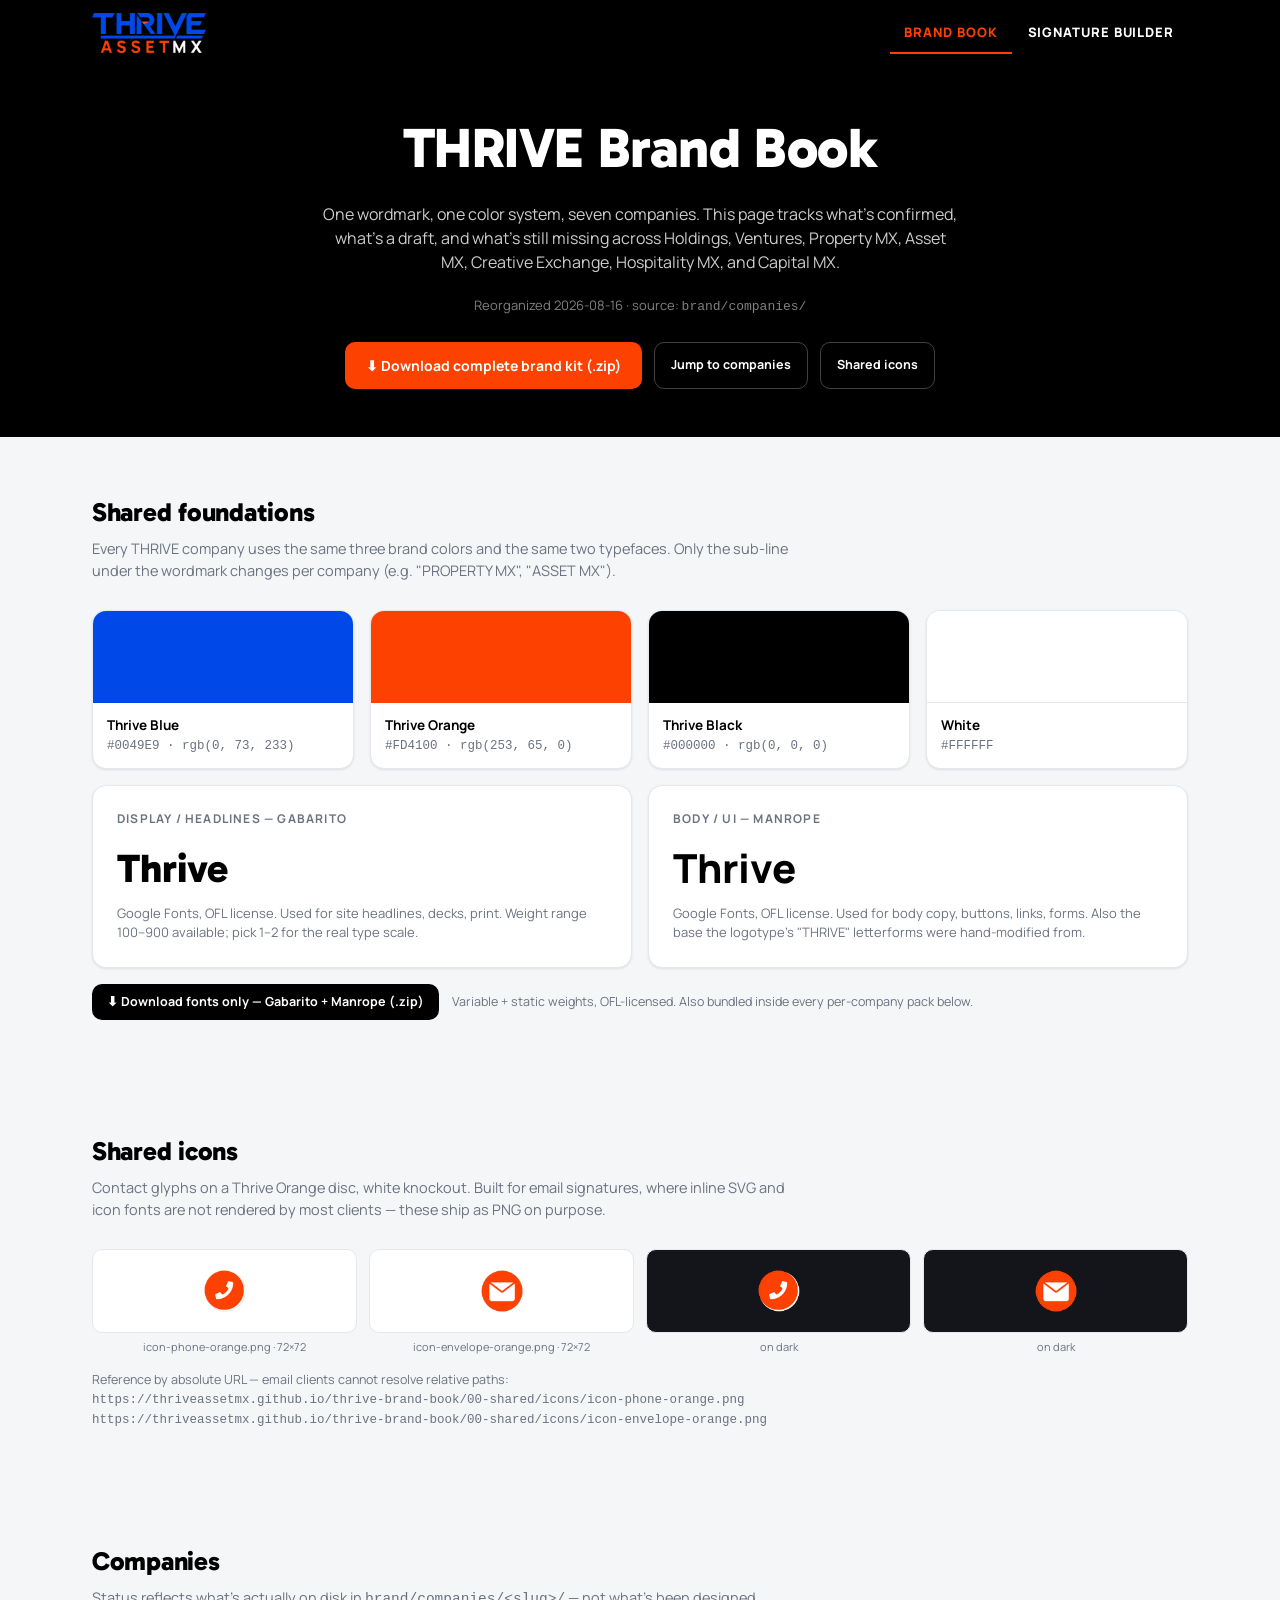
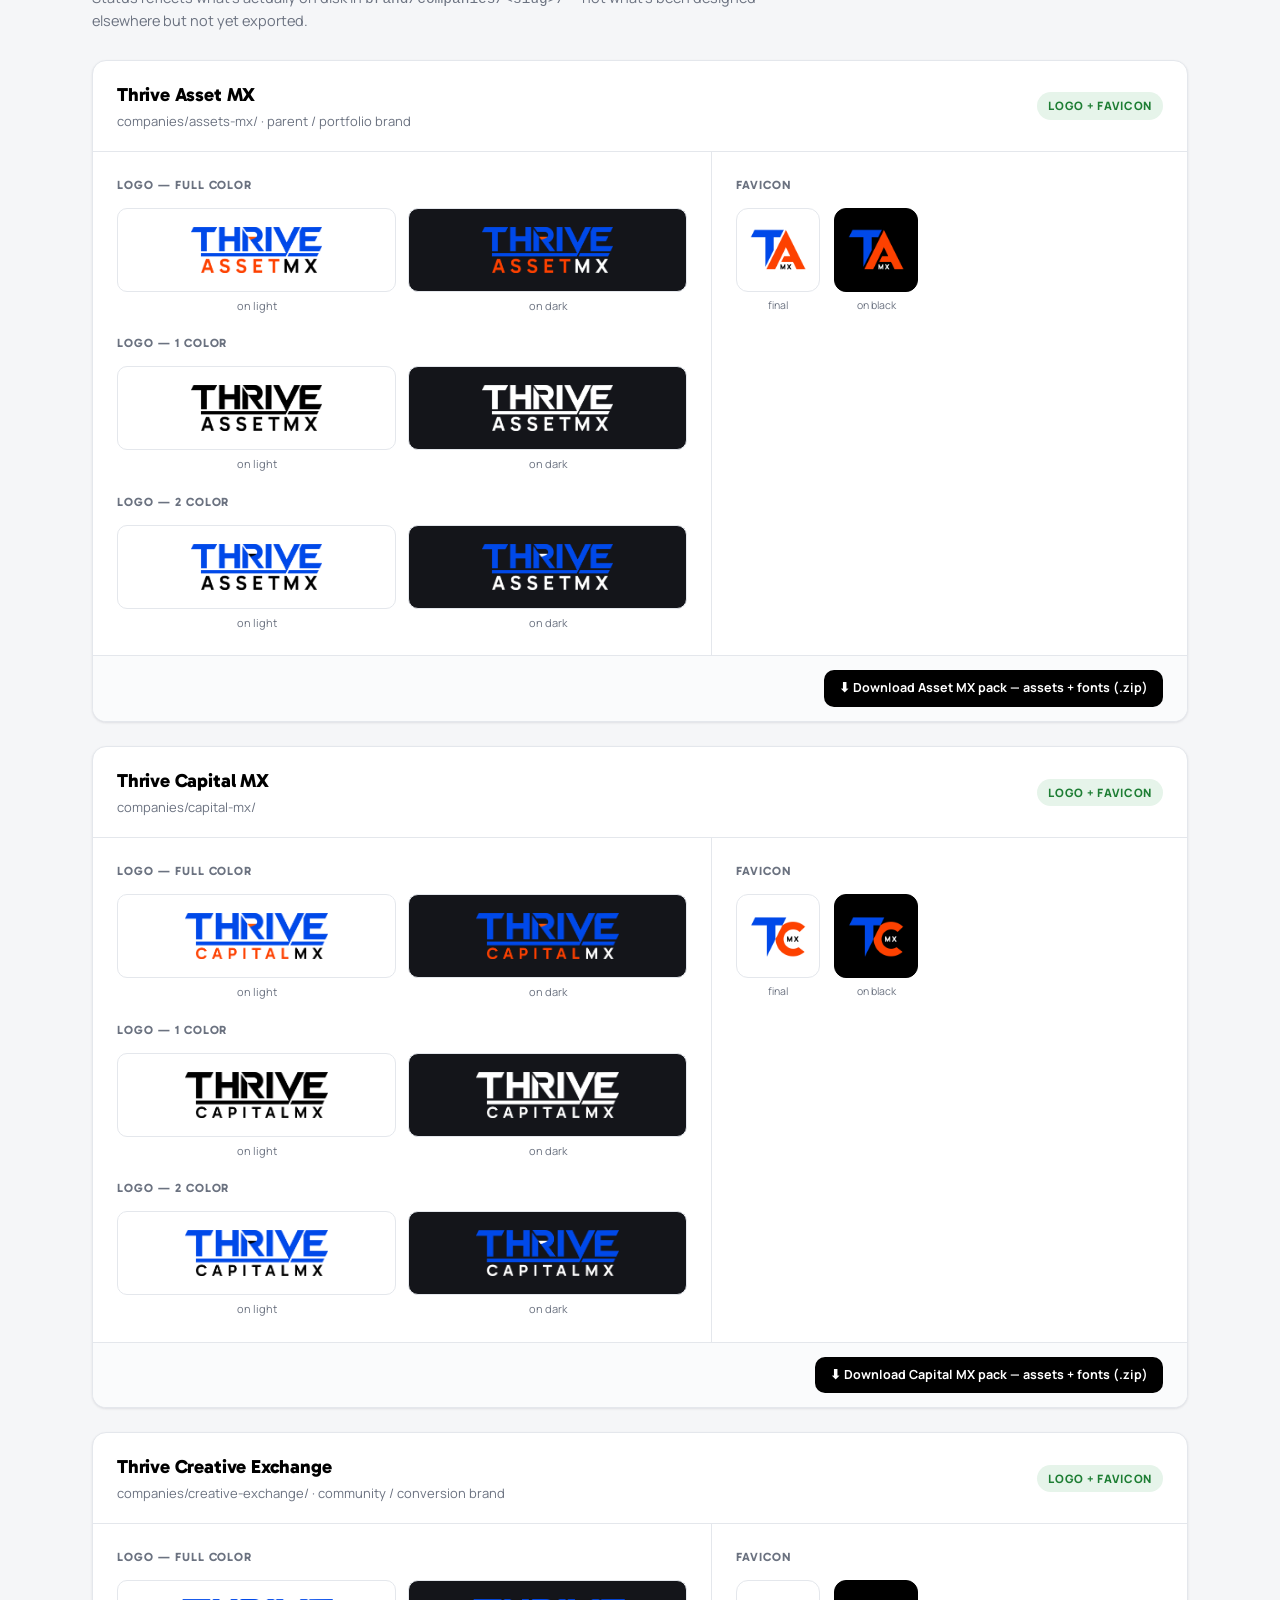
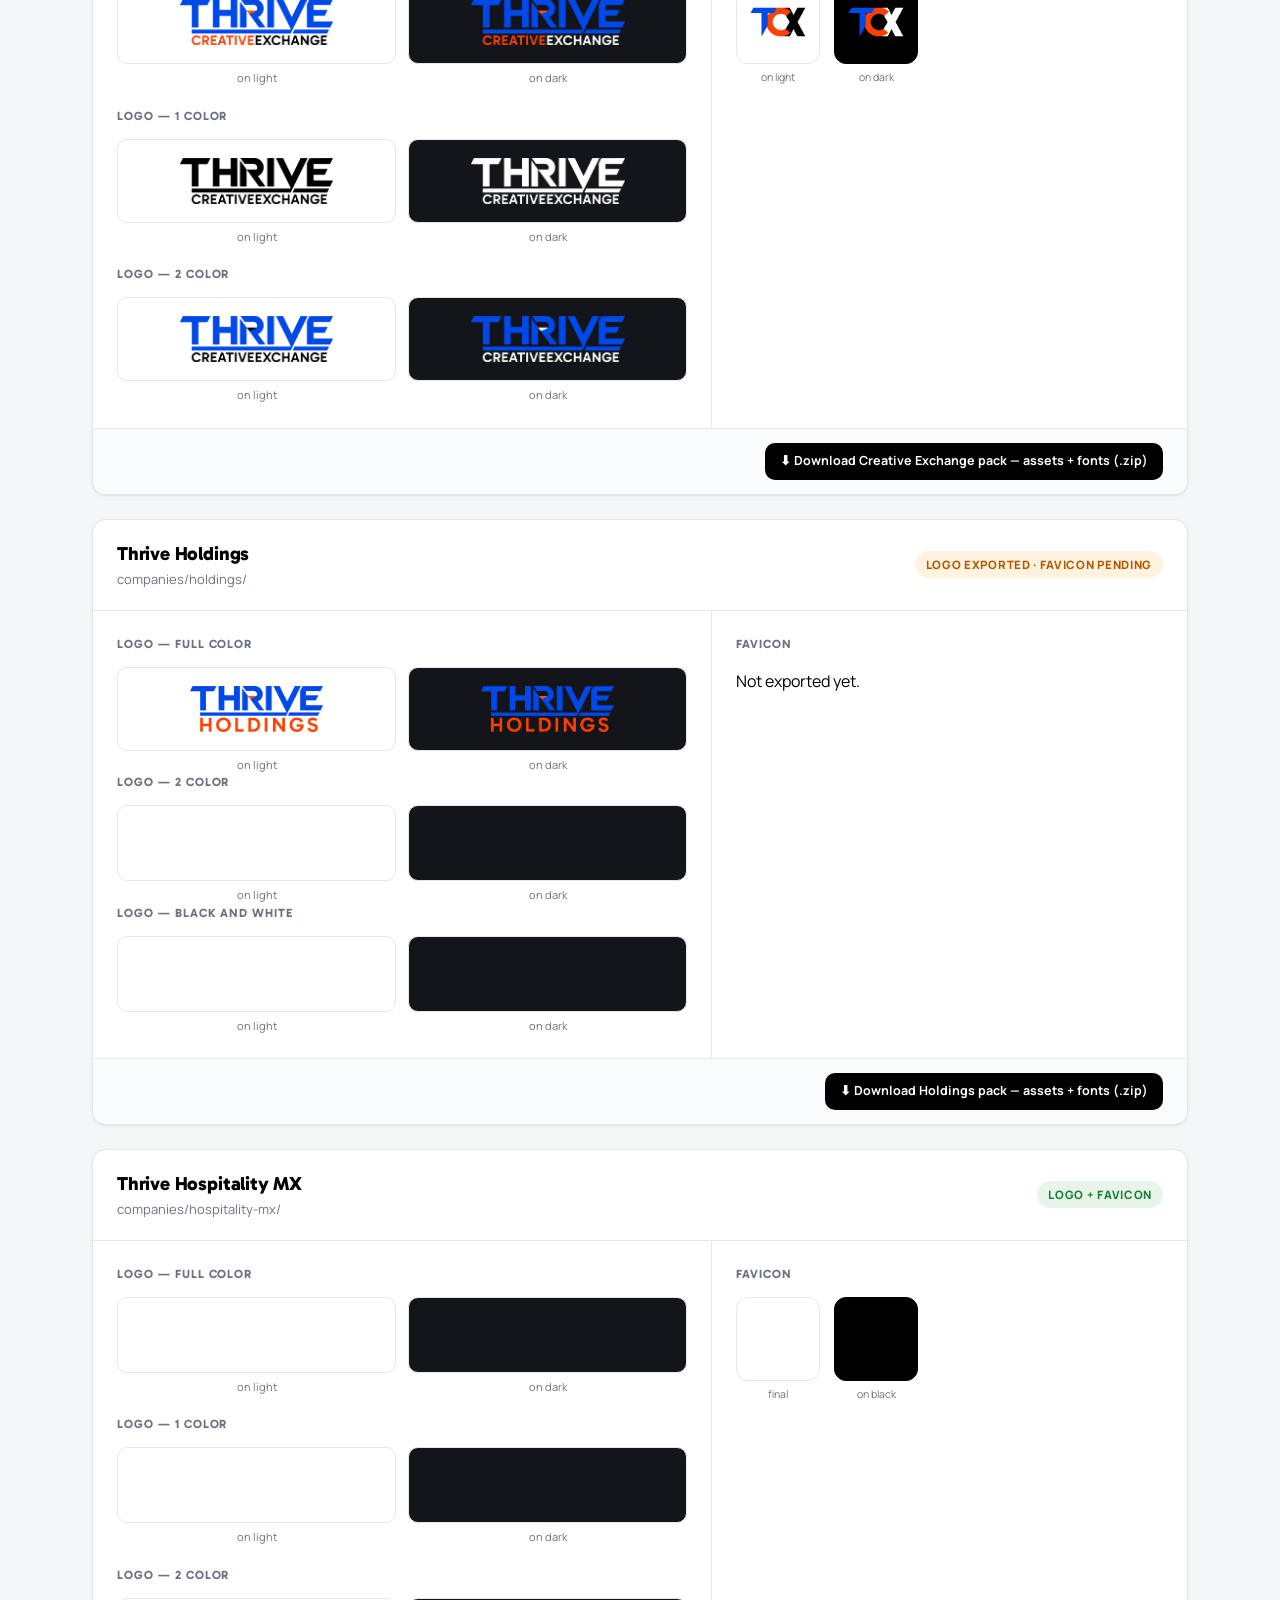
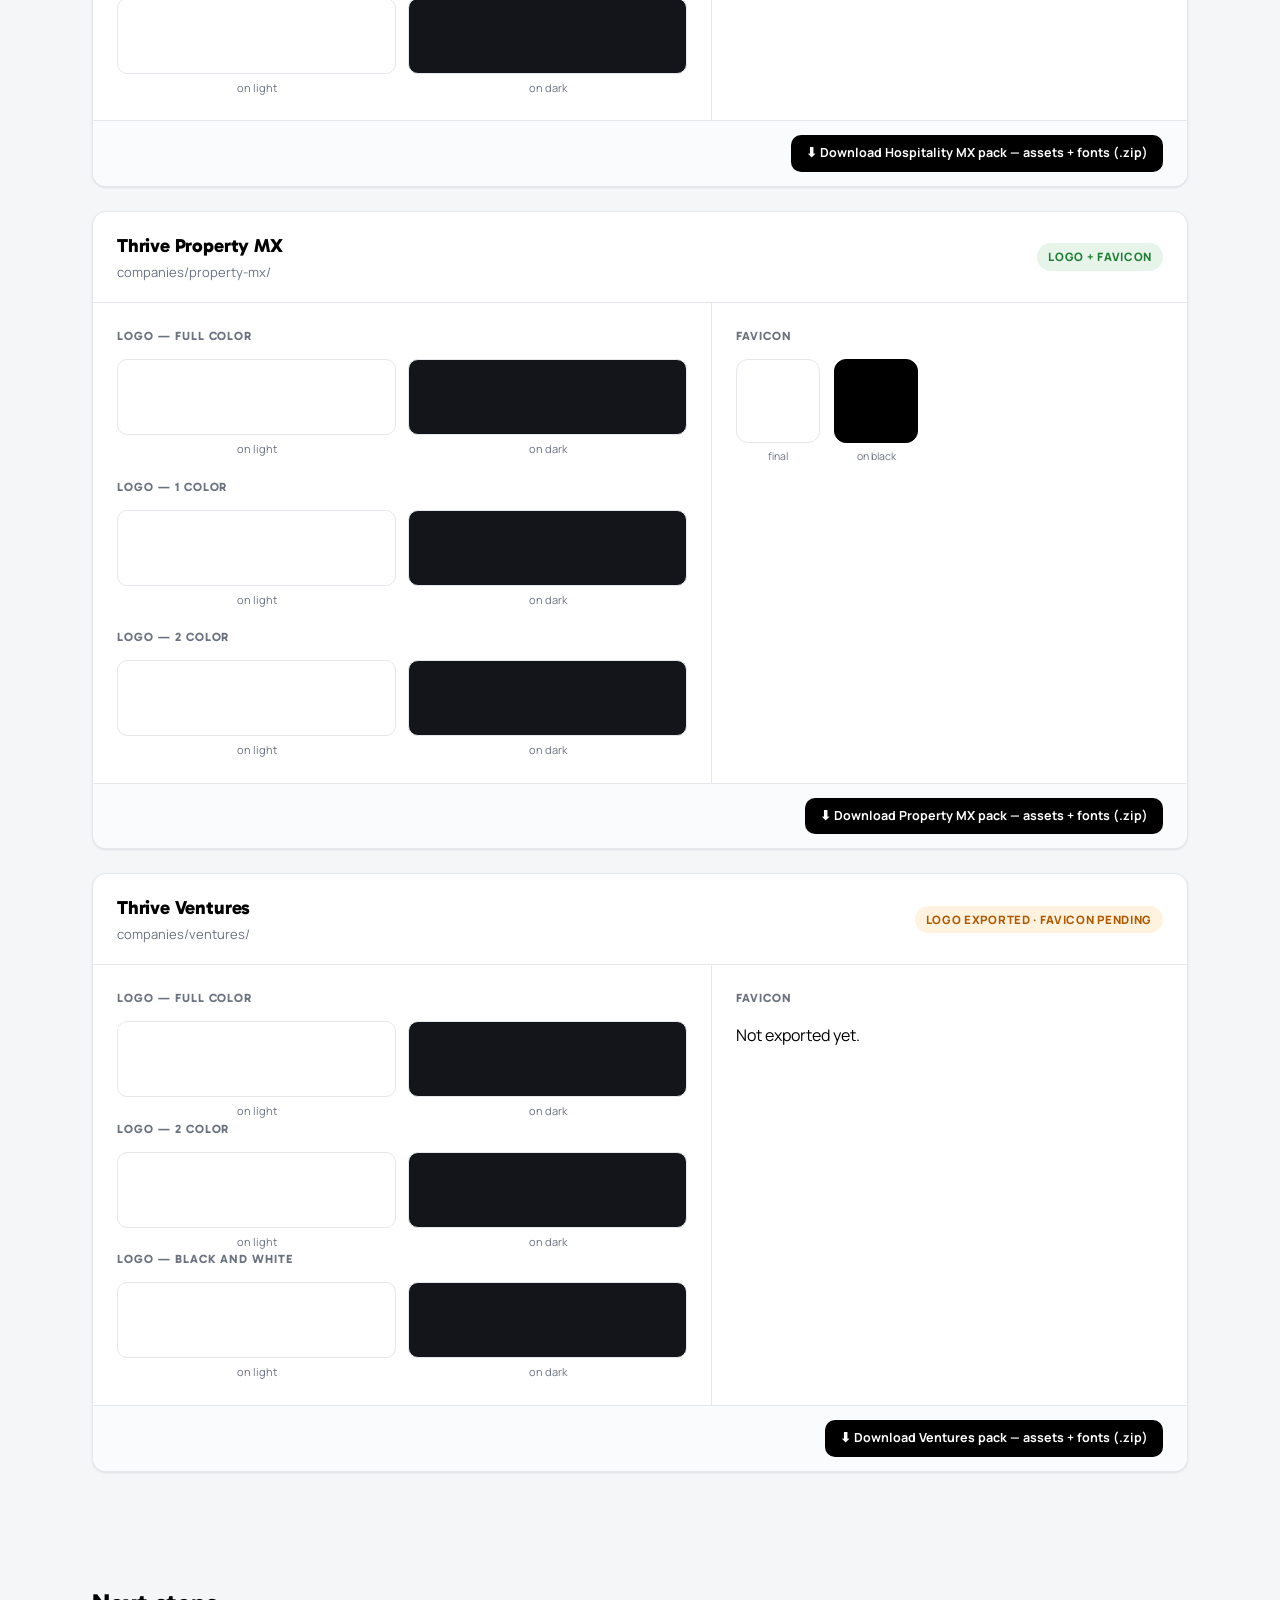
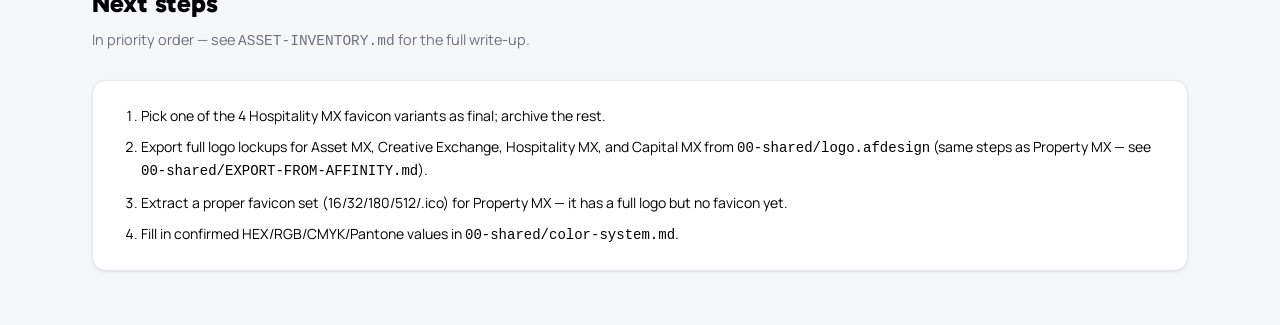
<file: index.html>
<!doctype html>
<html lang="en">
<head>
<meta charset="UTF-8">
<meta http-equiv="refresh" content="0; url=site/index.html">
<title>THRIVE Brand Book</title>
<link rel="canonical" href="site/index.html">
</head>
<body>
<p>Redirecting to the <a href="site/index.html">THRIVE Brand Book</a>…</p>
</body>
</html>
</file>
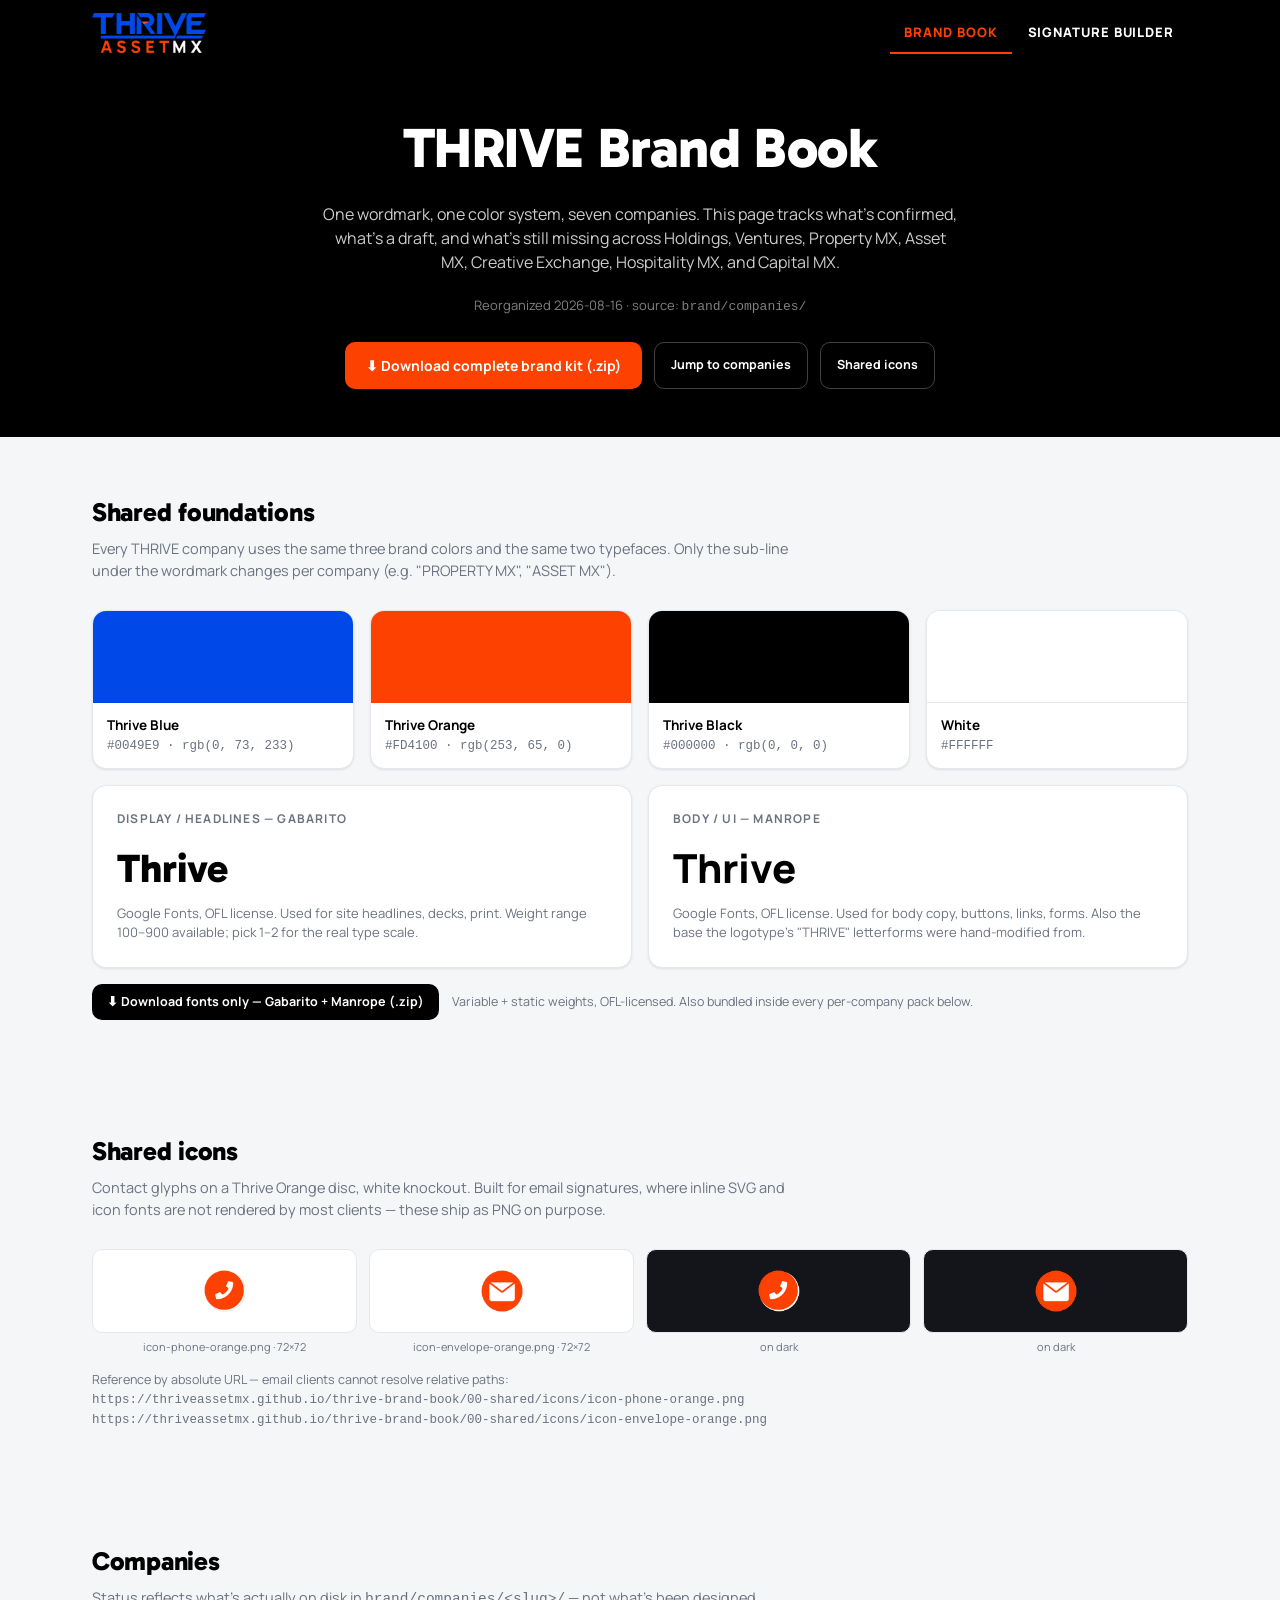
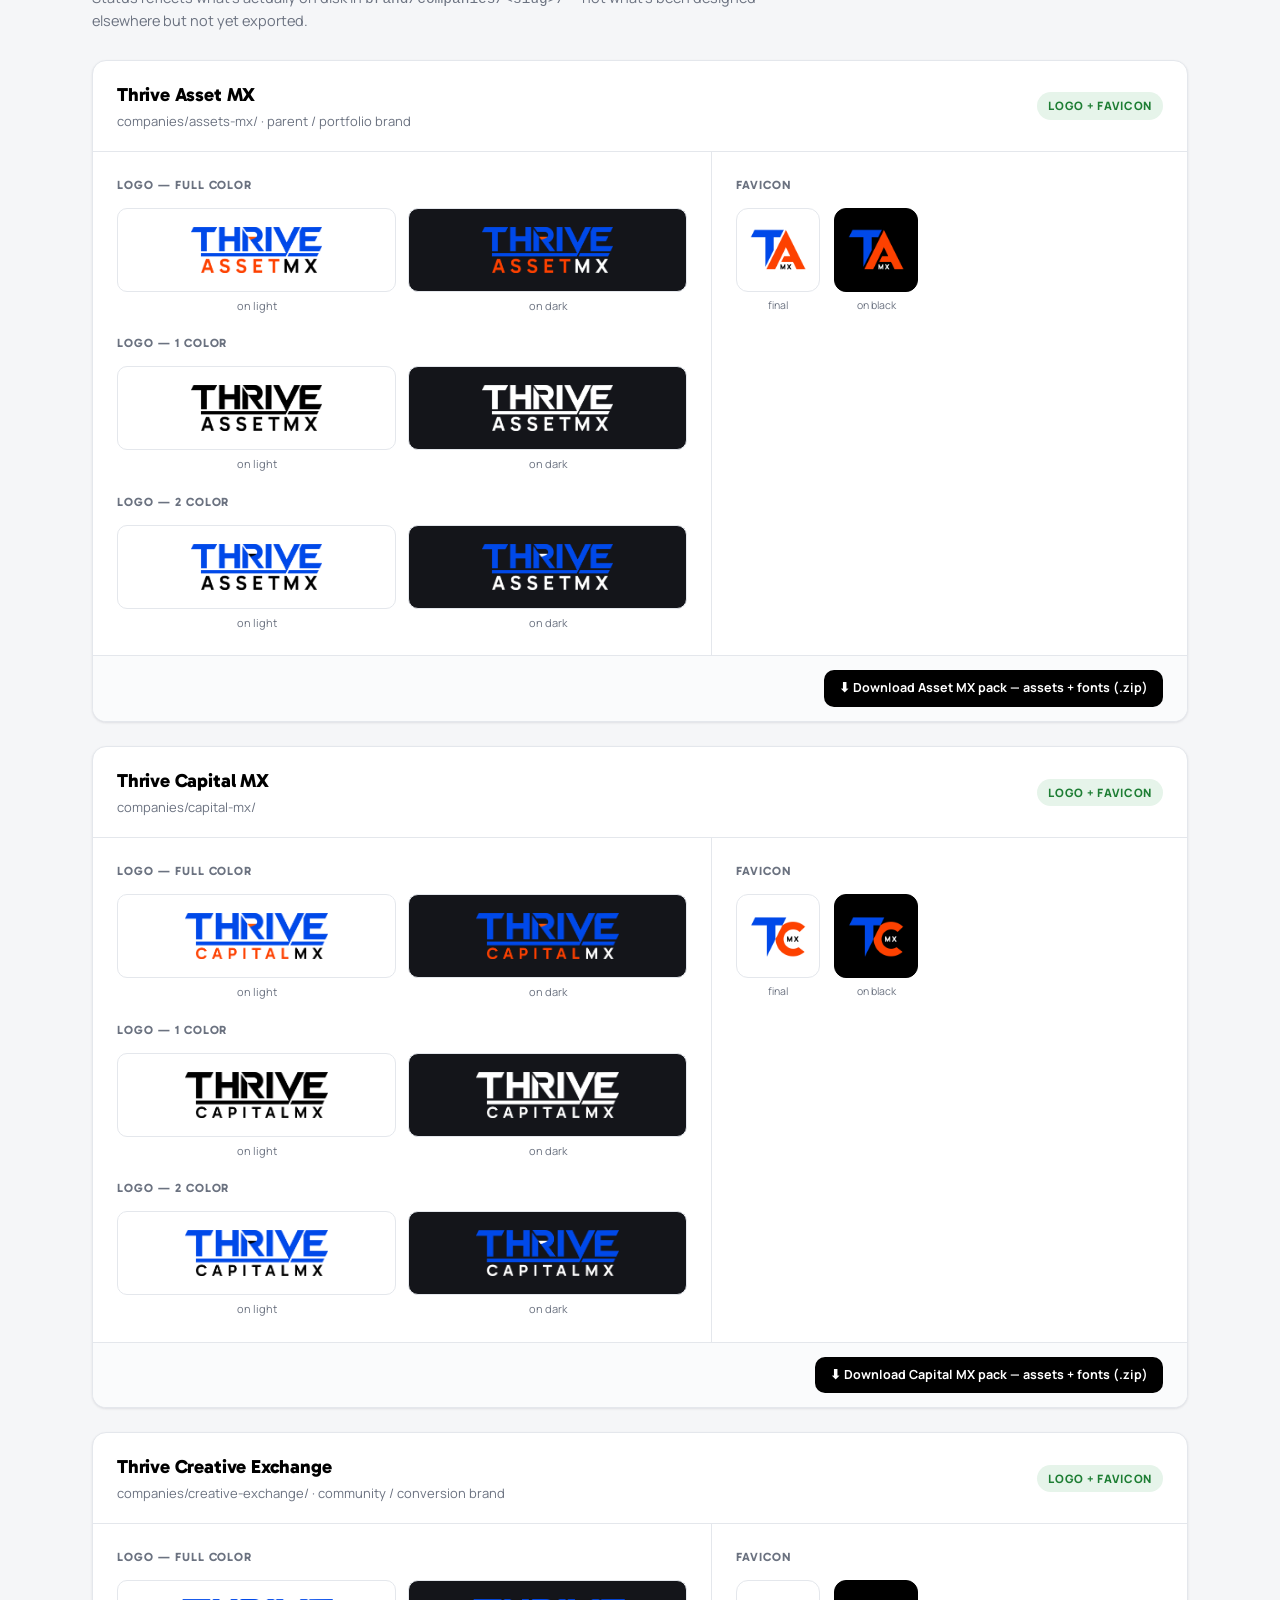
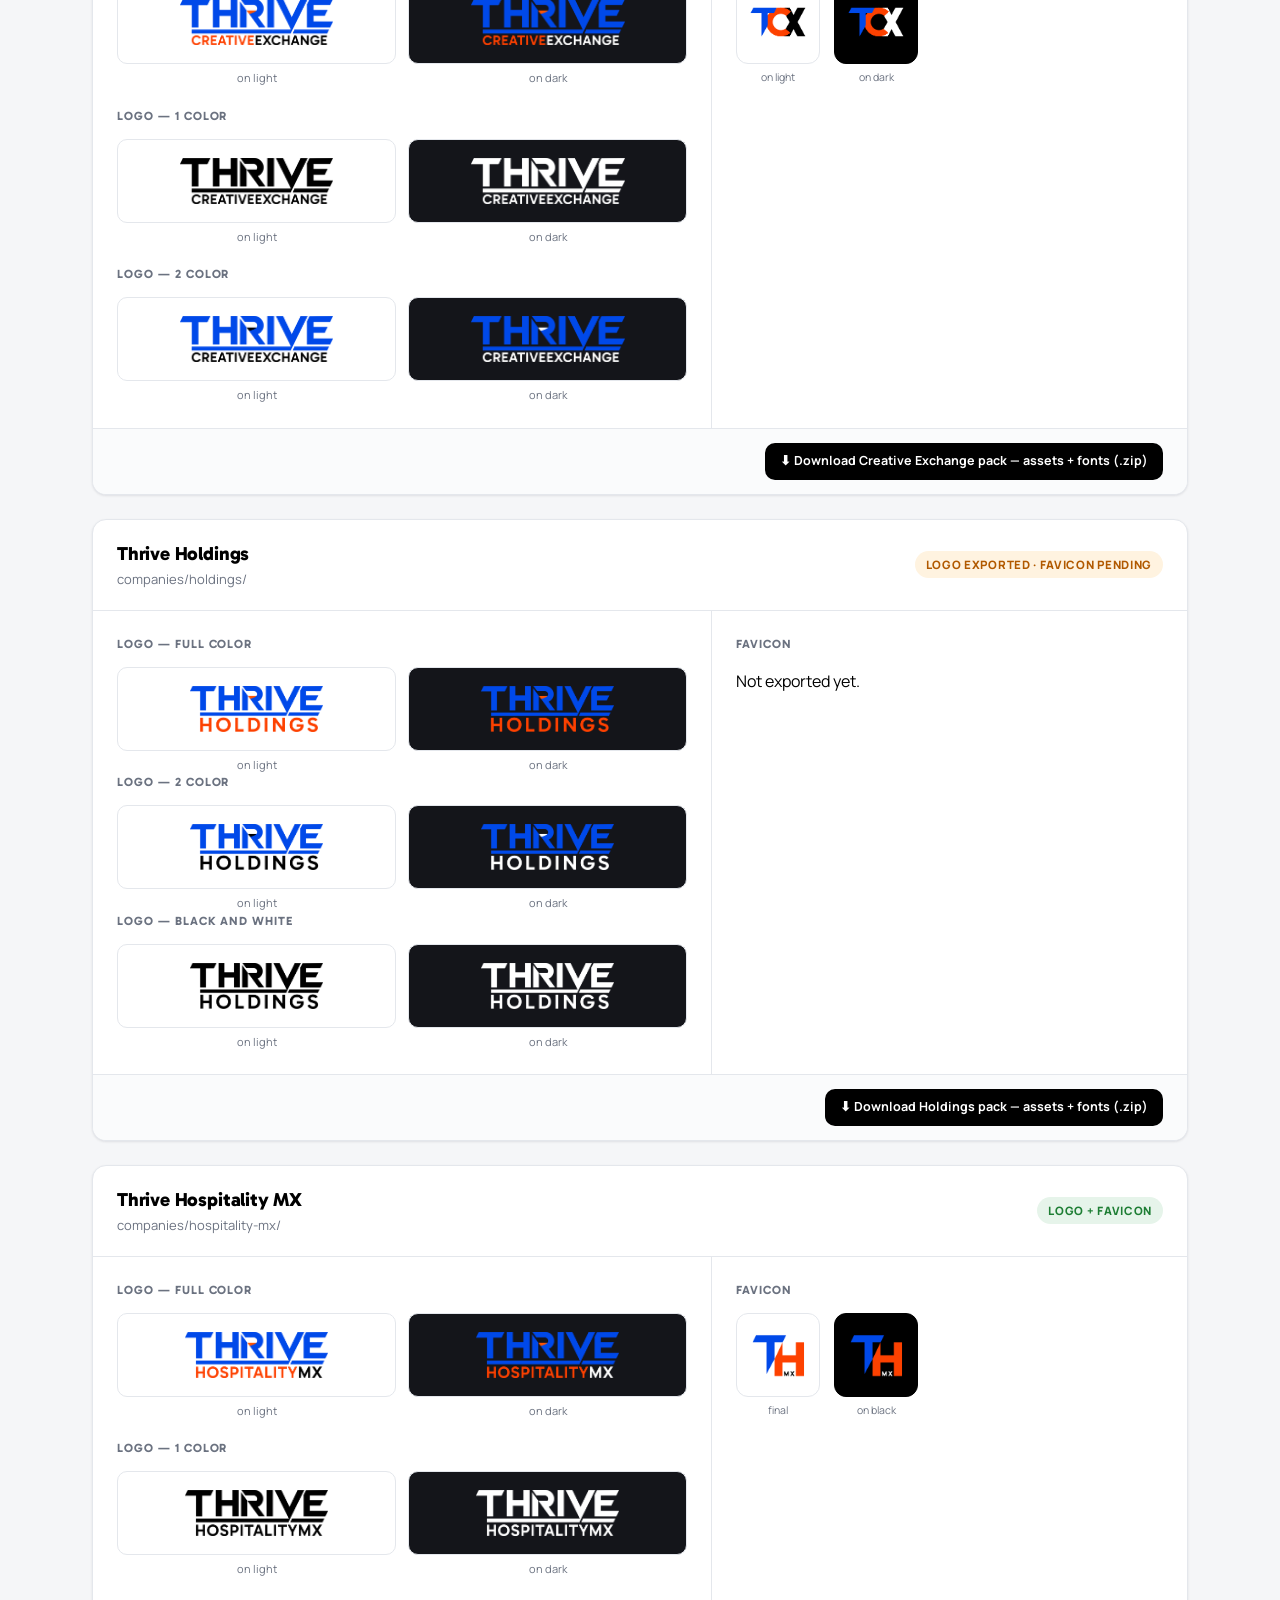
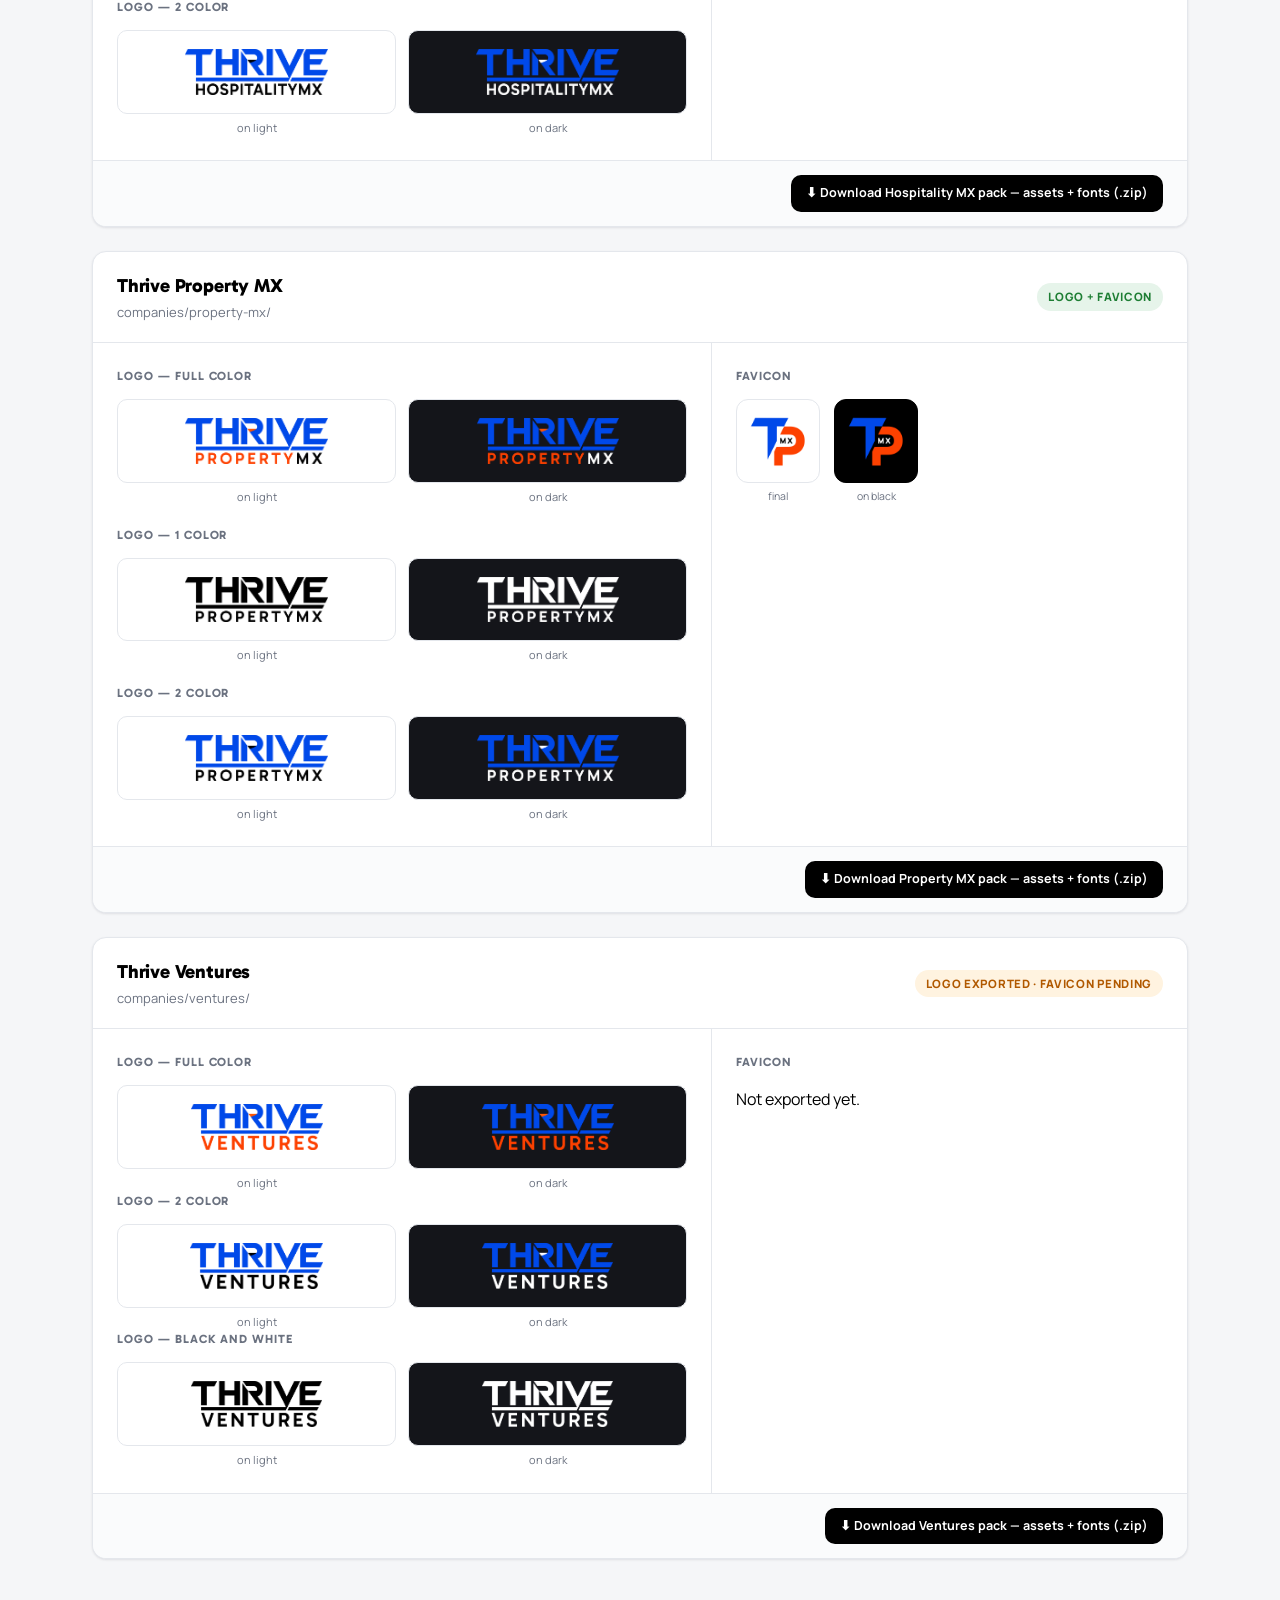
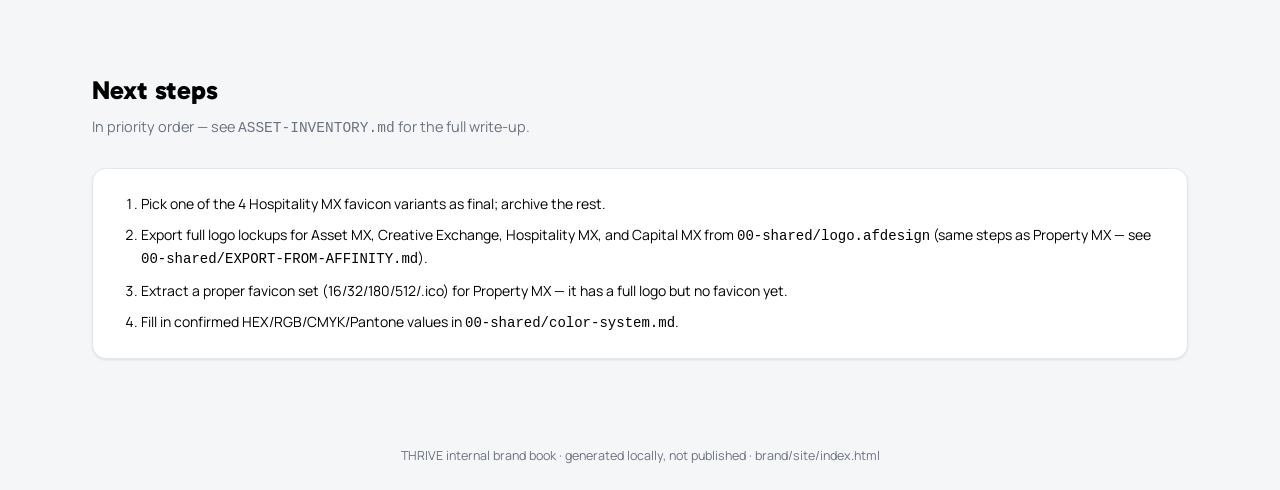
<file: site/index.html>
<!doctype html>
<html lang="en">
<head>
<meta charset="UTF-8">
<title>THRIVE Brand Book</title>
<meta name="viewport" content="width=device-width, initial-scale=1">
<link rel="preconnect" href="https://fonts.googleapis.com">
<link rel="preconnect" href="https://fonts.gstatic.com" crossorigin>
<link href="https://fonts.googleapis.com/css2?family=Gabarito:wght@500;700;800&family=Manrope:wght@400;600;700;800&display=swap" rel="stylesheet">
<!-- ?v= is a cache buster. Browsers cache styles.css aggressively on GitHub
     Pages, so after a style change they can load new HTML against the old
     stylesheet — which shows up as an unstyled header. Bump this number
     whenever styles.css changes. -->
<link rel="stylesheet" href="styles.css?v=2">
<link rel="icon" href="../companies/assets-mx/favicon/assetmx-favicon.png">
</head>
<body>

<header class="sitehead">
  <div class="shrow">
    <img class="logo-img" src="../companies/assets-mx/logo/png/assetmx-logo-full-color-darkbg.png" alt="Thrive Asset MX">
    <nav class="sitenav" aria-label="Tools">
      <a href="https://thriveassetmx.github.io/thrive-brand-book/" aria-current="page">Brand Book</a>
      <a href="https://thriveassetmx.github.io/thrive-email-signatures/">Signature Builder</a>
    </nav>
  </div>
</header>

<header class="hero">
  <h1>THRIVE Brand Book</h1>
  <p>One wordmark, one color system, seven companies. This page tracks what's confirmed, what's a
     draft, and what's still missing across Holdings, Ventures, Property MX, Asset MX,
     Creative Exchange, Hospitality MX, and Capital MX.</p>
  <div class="meta">Reorganized 2026‑08‑16 · source: <code>brand/companies/</code></div>
  <div class="hero-actions">
    <a class="btn btn-primary" href="../downloads/thrive-brand-kit-complete.zip" download>⬇ Download complete brand kit (.zip)</a>
    <a class="btn btn-secondary" href="#companies">Jump to companies</a>
    <a class="btn btn-secondary" href="#icons">Shared icons</a>
  </div>
</header>

<section class="section" id="foundations">
  <div class="section-head">
    <h2>Shared foundations</h2>
    <p>Every THRIVE company uses the same three brand colors and the same two typefaces. Only the
       sub-line under the wordmark changes per company (e.g. "PROPERTY MX", "ASSET MX").</p>
  </div>

  <div class="foundation-grid">
    <div class="swatch">
      <div class="chip" style="background:#0049E9"></div>
      <div class="info">
        <div class="name">Thrive Blue</div>
        <div class="hex">#0049E9 · rgb(0, 73, 233)</div>
      </div>
    </div>
    <div class="swatch">
      <div class="chip" style="background:#FD4100"></div>
      <div class="info">
        <div class="name">Thrive Orange</div>
        <div class="hex">#FD4100 · rgb(253, 65, 0)</div>
      </div>
    </div>
    <div class="swatch">
      <div class="chip" style="background:#000000"></div>
      <div class="info">
        <div class="name">Thrive Black</div>
        <div class="hex">#000000 · rgb(0, 0, 0)</div>
      </div>
    </div>
    <div class="swatch">
      <div class="chip" style="background:#FFFFFF;border-bottom:1px solid var(--border)"></div>
      <div class="info">
        <div class="name">White</div>
        <div class="hex">#FFFFFF</div>
      </div>
    </div>
  </div>

  <div class="type-grid">
    <div class="type-card">
      <div class="role">Display / headlines — Gabarito</div>
      <div class="sample display">Thrive</div>
      <div class="detail">Google Fonts, OFL license. Used for site headlines, decks, print. Weight
        range 100–900 available; pick 1–2 for the real type scale.</div>
    </div>
    <div class="type-card">
      <div class="role">Body / UI — Manrope</div>
      <div class="sample body">Thrive</div>
      <div class="detail">Google Fonts, OFL license. Used for body copy, buttons, links, forms.
        Also the base the logotype's "THRIVE" letterforms were hand-modified from.</div>
    </div>
  </div>

  <div style="margin-top:16px">
    <a class="btn btn-small" href="../downloads/thrive-fonts.zip" download>⬇ Download fonts only — Gabarito + Manrope (.zip)</a>
    <span style="font-size:12.5px;color:var(--text-muted);margin-left:10px">Variable + static weights, OFL-licensed. Also bundled inside every per-company pack below.</span>
  </div>
</section>

<section class="section" id="icons">
  <div class="section-head">
    <h2>Shared icons</h2>
    <p>Contact glyphs on a Thrive Orange disc, white knockout. Built for email signatures,
       where inline SVG and icon fonts are not rendered by most clients — these ship as PNG
       on purpose.</p>
  </div>

  <div class="logo-preview-row">
    <div class="logo-tile-wrap">
      <div class="logo-tile light"><img src="../00-shared/icons/icon-phone-orange.png" alt="Phone icon"></div>
      <div class="tile-caption">icon-phone-orange.png · 72&times;72</div>
    </div>
    <div class="logo-tile-wrap">
      <div class="logo-tile light"><img src="../00-shared/icons/icon-envelope-orange.png" alt="Envelope icon"></div>
      <div class="tile-caption">icon-envelope-orange.png · 72&times;72</div>
    </div>
    <div class="logo-tile-wrap">
      <div class="logo-tile dark"><img src="../00-shared/icons/icon-phone-orange.png" alt="Phone icon on dark"></div>
      <div class="tile-caption">on dark</div>
    </div>
    <div class="logo-tile-wrap">
      <div class="logo-tile dark"><img src="../00-shared/icons/icon-envelope-orange.png" alt="Envelope icon on dark"></div>
      <div class="tile-caption">on dark</div>
    </div>
  </div>

  <div style="margin-top:16px;font-size:12.5px;color:var(--text-muted)">
    Reference by absolute URL — email clients cannot resolve relative paths:<br>
    <code>https://thriveassetmx.github.io/thrive-brand-book/00-shared/icons/icon-phone-orange.png</code><br>
    <code>https://thriveassetmx.github.io/thrive-brand-book/00-shared/icons/icon-envelope-orange.png</code>
  </div>
</section>

<section class="section" id="companies">
  <div class="section-head">
    <h2>Companies</h2>
    <p>Status reflects what's actually on disk in <code>brand/companies/&lt;slug&gt;/</code> — not
       what's been designed elsewhere but not yet exported.</p>
  </div>

  <div class="company-grid">

    <!-- ASSET MX -->
    <article class="company-card">
      <div class="company-card-head">
        <div>
          <h3>Thrive Asset MX</h3>
          <div class="sub">companies/assets-mx/ · parent / portfolio brand</div>
        </div>
        <span class="badge complete">Logo + favicon</span>
      </div>
      <div class="company-body">
        <div class="asset-block">
          <h4>Logo — full color</h4>
          <div class="logo-preview-row">
            <div class="logo-tile-wrap">
              <div class="logo-tile light">
                <img loading="lazy" src="../companies/assets-mx/logo/png/assetmx-logo-full-color-lightbg.png" alt="Thrive Asset MX full color logo on light background">
              </div>
              <div class="tile-caption">on light</div>
            </div>
            <div class="logo-tile-wrap">
              <div class="logo-tile dark">
                <img loading="lazy" src="../companies/assets-mx/logo/png/assetmx-logo-full-color-darkbg.png" alt="Thrive Asset MX full color logo on dark background">
              </div>
              <div class="tile-caption">on dark</div>
            </div>
          </div>
          <h4 style="margin-top:20px">Logo — 1 color</h4>
          <div class="logo-preview-row">
            <div class="logo-tile-wrap">
              <div class="logo-tile light">
                <img loading="lazy" src="../companies/assets-mx/logo/png/assetmx-logo-1-color-lightbg.png" alt="Thrive Asset MX 1-color logo on light background">
              </div>
              <div class="tile-caption">on light</div>
            </div>
            <div class="logo-tile-wrap">
              <div class="logo-tile dark">
                <img loading="lazy" src="../companies/assets-mx/logo/png/assetmx-logo-1-color-darkbg.png" alt="Thrive Asset MX 1-color logo on dark background">
              </div>
              <div class="tile-caption">on dark</div>
            </div>
          </div>
          <h4 style="margin-top:20px">Logo — 2 color</h4>
          <div class="logo-preview-row">
            <div class="logo-tile-wrap">
              <div class="logo-tile light">
                <img loading="lazy" src="../companies/assets-mx/logo/png/assetmx-logo-2-color-lightbg.png" alt="Thrive Asset MX 2-color logo on light background">
              </div>
              <div class="tile-caption">on light</div>
            </div>
            <div class="logo-tile-wrap">
              <div class="logo-tile dark">
                <img loading="lazy" src="../companies/assets-mx/logo/png/assetmx-logo-2-color-darkbg.png" alt="Thrive Asset MX 2-color logo on dark background">
              </div>
              <div class="tile-caption">on dark</div>
            </div>
          </div>
        </div>
        <div class="asset-block">
          <h4>Favicon</h4>
          <div class="favicon-row">
            <div class="favicon-tile">
              <div class="box"><img loading="lazy" src="../companies/assets-mx/favicon/assetmx-favicon.png" alt="Thrive Asset MX favicon"></div>
              <div class="cap">final</div>
            </div>
            <div class="favicon-tile">
              <div class="box black"><img loading="lazy" src="../companies/assets-mx/favicon/assetmx-favicon-blackbg.png" alt="Thrive Asset MX on black background"></div>
              <div class="cap">on black</div>
            </div>
          </div>
        </div>
      </div>
      <div class="card-actions">
        <a class="btn btn-small" href="../downloads/thrive-assets-mx-assets.zip" download>⬇ Download Asset MX pack — assets + fonts (.zip)</a>
      </div>
    </article>

    <!-- CAPITAL MX -->
    <article class="company-card">
      <div class="company-card-head">
        <div>
          <h3>Thrive Capital MX</h3>
          <div class="sub">companies/capital-mx/</div>
        </div>
        <span class="badge complete">Logo + favicon</span>
      </div>
      <div class="company-body">
        <div class="asset-block">
          <h4>Logo — full color</h4>
          <div class="logo-preview-row">
            <div class="logo-tile-wrap">
              <div class="logo-tile light">
                <img loading="lazy" src="../companies/capital-mx/logo/png/capitalmx-logo-full-color-lightbg.png" alt="Thrive Capital MX full color logo on light background">
              </div>
              <div class="tile-caption">on light</div>
            </div>
            <div class="logo-tile-wrap">
              <div class="logo-tile dark">
                <img loading="lazy" src="../companies/capital-mx/logo/png/capitalmx-logo-full-color-darkbg.png" alt="Thrive Capital MX full color logo on dark background">
              </div>
              <div class="tile-caption">on dark</div>
            </div>
          </div>
          <h4 style="margin-top:20px">Logo — 1 color</h4>
          <div class="logo-preview-row">
            <div class="logo-tile-wrap">
              <div class="logo-tile light">
                <img loading="lazy" src="../companies/capital-mx/logo/png/capitalmx-logo-1-color-lightbg.png" alt="Thrive Capital MX 1-color logo on light background">
              </div>
              <div class="tile-caption">on light</div>
            </div>
            <div class="logo-tile-wrap">
              <div class="logo-tile dark">
                <img loading="lazy" src="../companies/capital-mx/logo/png/capitalmx-logo-1-color-darkbg.png" alt="Thrive Capital MX 1-color logo on dark background">
              </div>
              <div class="tile-caption">on dark</div>
            </div>
          </div>
          <h4 style="margin-top:20px">Logo — 2 color</h4>
          <div class="logo-preview-row">
            <div class="logo-tile-wrap">
              <div class="logo-tile light">
                <img loading="lazy" src="../companies/capital-mx/logo/png/capitalmx-logo-2-color-lightbg.png" alt="Thrive Capital MX 2-color logo on light background">
              </div>
              <div class="tile-caption">on light</div>
            </div>
            <div class="logo-tile-wrap">
              <div class="logo-tile dark">
                <img loading="lazy" src="../companies/capital-mx/logo/png/capitalmx-logo-2-color-darkbg.png" alt="Thrive Capital MX 2-color logo on dark background">
              </div>
              <div class="tile-caption">on dark</div>
            </div>
          </div>
        </div>
        <div class="asset-block">
          <h4>Favicon</h4>
          <div class="favicon-row">
            <div class="favicon-tile">
              <div class="box"><img loading="lazy" src="../companies/capital-mx/favicon/capitalmx-favicon.png" alt="Thrive Capital MX favicon"></div>
              <div class="cap">final</div>
            </div>
            <div class="favicon-tile">
              <div class="box black"><img loading="lazy" src="../companies/capital-mx/favicon/capitalmx-favicon-blackbg.png" alt="Thrive Capital MX on black background"></div>
              <div class="cap">on black</div>
            </div>
          </div>
        </div>
      </div>
      <div class="card-actions">
        <a class="btn btn-small" href="../downloads/thrive-capital-mx-assets.zip" download>⬇ Download Capital MX pack — assets + fonts (.zip)</a>
      </div>
    </article>

    <!-- CREATIVE EXCHANGE -->
    <article class="company-card">
      <div class="company-card-head">
        <div>
          <h3>Thrive Creative Exchange</h3>
          <div class="sub">companies/creative-exchange/ · community / conversion brand</div>
        </div>
        <span class="badge complete">Logo + favicon</span>
      </div>
      <div class="company-body">
        <div class="asset-block">
          <h4>Logo — full color</h4>
          <div class="logo-preview-row">
            <div class="logo-tile-wrap">
              <div class="logo-tile light">
                <img loading="lazy" src="../companies/creative-exchange/logo/png/tce-logo-full-color-lightbg.png" alt="Thrive Creative Exchange full color logo on light background">
              </div>
              <div class="tile-caption">on light</div>
            </div>
            <div class="logo-tile-wrap">
              <div class="logo-tile dark">
                <img loading="lazy" src="../companies/creative-exchange/logo/png/tce-logo-full-color-darkbg.png" alt="Thrive Creative Exchange full color logo on dark background">
              </div>
              <div class="tile-caption">on dark</div>
            </div>
          </div>
          <h4 style="margin-top:20px">Logo — 1 color</h4>
          <div class="logo-preview-row">
            <div class="logo-tile-wrap">
              <div class="logo-tile light">
                <img loading="lazy" src="../companies/creative-exchange/logo/png/tce-logo-1-color-lightbg.png" alt="Thrive Creative Exchange 1-color logo on light background">
              </div>
              <div class="tile-caption">on light</div>
            </div>
            <div class="logo-tile-wrap">
              <div class="logo-tile dark">
                <img loading="lazy" src="../companies/creative-exchange/logo/png/tce-logo-1-color-darkbg.png" alt="Thrive Creative Exchange 1-color logo on dark background">
              </div>
              <div class="tile-caption">on dark</div>
            </div>
          </div>
          <h4 style="margin-top:20px">Logo — 2 color</h4>
          <div class="logo-preview-row">
            <div class="logo-tile-wrap">
              <div class="logo-tile light">
                <img loading="lazy" src="../companies/creative-exchange/logo/png/tce-logo-2-color-lightbg.png" alt="Thrive Creative Exchange 2-color logo on light background">
              </div>
              <div class="tile-caption">on light</div>
            </div>
            <div class="logo-tile-wrap">
              <div class="logo-tile dark">
                <img loading="lazy" src="../companies/creative-exchange/logo/png/tce-logo-2-color-darkbg.png" alt="Thrive Creative Exchange 2-color logo on dark background">
              </div>
              <div class="tile-caption">on dark</div>
            </div>
          </div>
        </div>
        <div class="asset-block">
          <h4>Favicon</h4>
          <div class="favicon-row">
            <div class="favicon-tile">
              <div class="box"><img loading="lazy" src="../companies/creative-exchange/favicon/tce-favicon-lightbg.png" alt="Thrive Creative Exchange favicon on light background"></div>
              <div class="cap">on light</div>
            </div>
            <div class="favicon-tile">
              <div class="box black"><img loading="lazy" src="../companies/creative-exchange/favicon/tce-favicon-darkbg.png" alt="Thrive Creative Exchange favicon on dark background"></div>
              <div class="cap">on dark</div>
            </div>
          </div>
        </div>
      </div>
      <div class="card-actions">
        <a class="btn btn-small" href="../downloads/thrive-creative-exchange-assets.zip" download>⬇ Download Creative Exchange pack — assets + fonts (.zip)</a>
      </div>
    </article>

    <!-- HOLDINGS -->
    <article class="company-card">
      <div class="company-card-head">
        <div>
          <h3>Thrive Holdings</h3>
          <div class="sub">companies/holdings/</div>
        </div>
        <span class="badge partial">Logo exported · favicon pending</span>
      </div>
      <div class="company-body">
        <div class="asset-block">
          <h4>Logo — full color</h4>
          <div class="logo-preview-row">
            <div class="logo-tile-wrap">
              <div class="logo-tile light"><img loading="lazy" src="../companies/holdings/logo/png/holdings-logo-full-color-lightbg.png" alt="Thrive Holdings full color logo on light background"></div>
              <div class="tile-caption">on light</div>
            </div>
            <div class="logo-tile-wrap">
              <div class="logo-tile dark"><img loading="lazy" src="../companies/holdings/logo/png/holdings-logo-full-color-darkbg.png" alt="Thrive Holdings full color logo on dark background"></div>
              <div class="tile-caption">on dark</div>
            </div>
          </div>
          <h4>Logo — 2 color</h4>
          <div class="logo-preview-row">
            <div class="logo-tile-wrap">
              <div class="logo-tile light"><img loading="lazy" src="../companies/holdings/logo/png/holdings-logo-2-color-lightbg.png" alt="Thrive Holdings 2 color logo on light background"></div>
              <div class="tile-caption">on light</div>
            </div>
            <div class="logo-tile-wrap">
              <div class="logo-tile dark"><img loading="lazy" src="../companies/holdings/logo/png/holdings-logo-2-color-darkbg.png" alt="Thrive Holdings 2 color logo on dark background"></div>
              <div class="tile-caption">on dark</div>
            </div>
          </div>
          <h4>Logo — Black and White</h4>
          <div class="logo-preview-row">
            <div class="logo-tile-wrap">
              <div class="logo-tile light"><img loading="lazy" src="../companies/holdings/logo/png/holdings-logo-black-and-white-lightbg.png" alt="Thrive Holdings Black and White logo on light background"></div>
              <div class="tile-caption">on light</div>
            </div>
            <div class="logo-tile-wrap">
              <div class="logo-tile dark"><img loading="lazy" src="../companies/holdings/logo/png/holdings-logo-black-and-white-darkbg.png" alt="Thrive Holdings Black and White logo on dark background"></div>
              <div class="tile-caption">on dark</div>
            </div>
          </div>
        </div>
        <div class="asset-block">
          <h4>Favicon</h4>
          <p>Not exported yet.</p>
        </div>
      </div>
      <div class="card-actions">
        <a class="btn btn-small" href="../downloads/thrive-holdings-assets.zip" download>⬇ Download Holdings pack — assets + fonts (.zip)</a>
      </div>
    </article>

    <!-- HOSPITALITY MX -->
    <article class="company-card">
      <div class="company-card-head">
        <div>
          <h3>Thrive Hospitality MX</h3>
          <div class="sub">companies/hospitality-mx/</div>
        </div>
        <span class="badge complete">Logo + favicon</span>
      </div>
      <div class="company-body">
        <div class="asset-block">
          <h4>Logo — full color</h4>
          <div class="logo-preview-row">
            <div class="logo-tile-wrap">
              <div class="logo-tile light">
                <img loading="lazy" src="../companies/hospitality-mx/logo/png/hospitalitymx-logo-full-color-lightbg.png" alt="Thrive Hospitality MX full color logo on light background">
              </div>
              <div class="tile-caption">on light</div>
            </div>
            <div class="logo-tile-wrap">
              <div class="logo-tile dark">
                <img loading="lazy" src="../companies/hospitality-mx/logo/png/hospitalitymx-logo-full-color-darkbg.png" alt="Thrive Hospitality MX full color logo on dark background">
              </div>
              <div class="tile-caption">on dark</div>
            </div>
          </div>
          <h4 style="margin-top:20px">Logo — 1 color</h4>
          <div class="logo-preview-row">
            <div class="logo-tile-wrap">
              <div class="logo-tile light">
                <img loading="lazy" src="../companies/hospitality-mx/logo/png/hospitalitymx-logo-1-color-lightbg.png" alt="Thrive Hospitality MX 1-color logo on light background">
              </div>
              <div class="tile-caption">on light</div>
            </div>
            <div class="logo-tile-wrap">
              <div class="logo-tile dark">
                <img loading="lazy" src="../companies/hospitality-mx/logo/png/hospitalitymx-logo-1-color-darkbg.png" alt="Thrive Hospitality MX 1-color logo on dark background">
              </div>
              <div class="tile-caption">on dark</div>
            </div>
          </div>
          <h4 style="margin-top:20px">Logo — 2 color</h4>
          <div class="logo-preview-row">
            <div class="logo-tile-wrap">
              <div class="logo-tile light">
                <img loading="lazy" src="../companies/hospitality-mx/logo/png/hospitalitymx-logo-2-color-lightbg.png" alt="Thrive Hospitality MX 2-color logo on light background">
              </div>
              <div class="tile-caption">on light</div>
            </div>
            <div class="logo-tile-wrap">
              <div class="logo-tile dark">
                <img loading="lazy" src="../companies/hospitality-mx/logo/png/hospitalitymx-logo-2-color-darkbg.png" alt="Thrive Hospitality MX 2-color logo on dark background">
              </div>
              <div class="tile-caption">on dark</div>
            </div>
          </div>
        </div>
        <div class="asset-block">
          <h4>Favicon</h4>
          <div class="favicon-row">
            <div class="favicon-tile">
              <div class="box"><img loading="lazy" src="../companies/hospitality-mx/favicon/hospitalitymx-favicon.png" alt="Thrive Hospitality MX favicon"></div>
              <div class="cap">final</div>
            </div>
            <div class="favicon-tile">
              <div class="box black"><img loading="lazy" src="../companies/hospitality-mx/favicon/hospitalitymx-favicon-blackbg.png" alt="Thrive Hospitality MX on black background"></div>
              <div class="cap">on black</div>
            </div>
          </div>
        </div>
      </div>
      <div class="card-actions">
        <a class="btn btn-small" href="../downloads/thrive-hospitality-mx-assets.zip" download>⬇ Download Hospitality MX pack — assets + fonts (.zip)</a>
      </div>
    </article>

    <!-- PROPERTY MX -->
    <article class="company-card">
      <div class="company-card-head">
        <div>
          <h3>Thrive Property MX</h3>
          <div class="sub">companies/property-mx/</div>
        </div>
        <span class="badge complete">Logo + favicon</span>
      </div>
      <div class="company-body">
        <div class="asset-block">
          <h4>Logo — full color</h4>
          <div class="logo-preview-row">
            <div class="logo-tile-wrap">
              <div class="logo-tile light">
                <img loading="lazy" src="../companies/property-mx/logo/png/propertymx-logo-full-color-lightbg.png" alt="Thrive Property MX full color logo on light background">
              </div>
              <div class="tile-caption">on light</div>
            </div>
            <div class="logo-tile-wrap">
              <div class="logo-tile dark">
                <img loading="lazy" src="../companies/property-mx/logo/png/propertymx-logo-full-color-darkbg.png" alt="Thrive Property MX full color logo on dark background">
              </div>
              <div class="tile-caption">on dark</div>
            </div>
          </div>
          <h4 style="margin-top:20px">Logo — 1 color</h4>
          <div class="logo-preview-row">
            <div class="logo-tile-wrap">
              <div class="logo-tile light">
                <img loading="lazy" src="../companies/property-mx/logo/png/propertymx-logo-1-color-lightbg.png" alt="Thrive Property MX 1-color logo on light background">
              </div>
              <div class="tile-caption">on light</div>
            </div>
            <div class="logo-tile-wrap">
              <div class="logo-tile dark">
                <img loading="lazy" src="../companies/property-mx/logo/png/propertymx-logo-1-color-darkbg.png" alt="Thrive Property MX 1-color logo on dark background">
              </div>
              <div class="tile-caption">on dark</div>
            </div>
          </div>
          <h4 style="margin-top:20px">Logo — 2 color</h4>
          <div class="logo-preview-row">
            <div class="logo-tile-wrap">
              <div class="logo-tile light">
                <img loading="lazy" src="../companies/property-mx/logo/png/propertymx-logo-2-color-lightbg.png" alt="Thrive Property MX 2-color logo on light background">
              </div>
              <div class="tile-caption">on light</div>
            </div>
            <div class="logo-tile-wrap">
              <div class="logo-tile dark">
                <img loading="lazy" src="../companies/property-mx/logo/png/propertymx-logo-2-color-darkbg.png" alt="Thrive Property MX 2-color logo on dark background">
              </div>
              <div class="tile-caption">on dark</div>
            </div>
          </div>
        </div>
        <div class="asset-block">
          <h4>Favicon</h4>
          <div class="favicon-row">
            <div class="favicon-tile">
              <div class="box"><img loading="lazy" src="../companies/property-mx/favicon/propertymx-favicon.png" alt="Thrive Property MX favicon"></div>
              <div class="cap">final</div>
            </div>
            <div class="favicon-tile">
              <div class="box black"><img loading="lazy" src="../companies/property-mx/favicon/propertymx-favicon-blackbg.png" alt="Thrive Property MX on black background"></div>
              <div class="cap">on black</div>
            </div>
          </div>
        </div>
      </div>
      <div class="card-actions">
        <a class="btn btn-small" href="../downloads/thrive-property-mx-assets.zip" download>⬇ Download Property MX pack — assets + fonts (.zip)</a>
      </div>
    </article>

    <!-- VENTURES -->
    <article class="company-card">
      <div class="company-card-head">
        <div>
          <h3>Thrive Ventures</h3>
          <div class="sub">companies/ventures/</div>
        </div>
        <span class="badge partial">Logo exported · favicon pending</span>
      </div>
      <div class="company-body">
        <div class="asset-block">
          <h4>Logo — full color</h4>
          <div class="logo-preview-row">
            <div class="logo-tile-wrap">
              <div class="logo-tile light"><img loading="lazy" src="../companies/ventures/logo/png/ventures-logo-full-color-lightbg.png" alt="Thrive Ventures full color logo on light background"></div>
              <div class="tile-caption">on light</div>
            </div>
            <div class="logo-tile-wrap">
              <div class="logo-tile dark"><img loading="lazy" src="../companies/ventures/logo/png/ventures-logo-full-color-darkbg.png" alt="Thrive Ventures full color logo on dark background"></div>
              <div class="tile-caption">on dark</div>
            </div>
          </div>
          <h4>Logo — 2 color</h4>
          <div class="logo-preview-row">
            <div class="logo-tile-wrap">
              <div class="logo-tile light"><img loading="lazy" src="../companies/ventures/logo/png/ventures-logo-2-color-lightbg.png" alt="Thrive Ventures 2 color logo on light background"></div>
              <div class="tile-caption">on light</div>
            </div>
            <div class="logo-tile-wrap">
              <div class="logo-tile dark"><img loading="lazy" src="../companies/ventures/logo/png/ventures-logo-2-color-darkbg.png" alt="Thrive Ventures 2 color logo on dark background"></div>
              <div class="tile-caption">on dark</div>
            </div>
          </div>
          <h4>Logo — Black and White</h4>
          <div class="logo-preview-row">
            <div class="logo-tile-wrap">
              <div class="logo-tile light"><img loading="lazy" src="../companies/ventures/logo/png/ventures-logo-black-and-white-lightbg.png" alt="Thrive Ventures Black and White logo on light background"></div>
              <div class="tile-caption">on light</div>
            </div>
            <div class="logo-tile-wrap">
              <div class="logo-tile dark"><img loading="lazy" src="../companies/ventures/logo/png/ventures-logo-black-and-white-darkbg.png" alt="Thrive Ventures Black and White logo on dark background"></div>
              <div class="tile-caption">on dark</div>
            </div>
          </div>
        </div>
        <div class="asset-block">
          <h4>Favicon</h4>
          <p>Not exported yet.</p>
        </div>
      </div>
      <div class="card-actions">
        <a class="btn btn-small" href="../downloads/thrive-ventures-assets.zip" download>⬇ Download Ventures pack — assets + fonts (.zip)</a>
      </div>
    </article>


  </div>
</section>

<section class="section" id="actions">
  <div class="section-head">
    <h2>Next steps</h2>
    <p>In priority order — see <code>ASSET-INVENTORY.md</code> for the full write-up.</p>
  </div>
  <div class="actions">
    <ol>
      <li>Pick one of the 4 Hospitality MX favicon variants as final; archive the rest.</li>
      <li>Export full logo lockups for Asset MX, Creative Exchange, Hospitality MX, and Capital MX
        from <code>00-shared/logo.afdesign</code> (same steps as Property MX — see
        <code>00-shared/EXPORT-FROM-AFFINITY.md</code>).</li>
      <li>Extract a proper favicon set (16/32/180/512/.ico) for Property MX — it has a full logo
        but no favicon yet.</li>
      <li>Fill in confirmed HEX/RGB/CMYK/Pantone values in <code>00-shared/color-system.md</code>.</li>
    </ol>
  </div>
</section>

<footer>THRIVE internal brand book · generated locally, not published · brand/site/index.html</footer>

</body>
</html>
</file>
<file: site/styles.css>
:root {
  --thrive-blue: #0049E9;
  --thrive-orange: #FD4100;
  --thrive-black: #000000;
  --bg: #F5F6F8;
  --surface: #FFFFFF;
  --border: #E4E7EC;
  --text: #000000;
  --text-muted: #6B7280;
  --radius: 14px;
  --shadow: 0 1px 2px rgba(16,24,40,0.04), 0 1px 3px rgba(16,24,40,0.06);
}

* { box-sizing: border-box; }

body {
  margin: 0;
  font-family: "Manrope", "Helvetica Neue", Arial, sans-serif;
  background: var(--bg);
  color: var(--text);
  line-height: 1.5;
}

h1, h2, h3, h4 {
  font-family: "Gabarito", "Manrope", sans-serif;
  margin: 0;
  letter-spacing: -0.01em;
}

a { color: var(--thrive-blue); }

/* ---------- Shared Thrive site header ----------
   Same treatment as the signature builder and the quote builder: black bar,
   wordmark left, nav right, white caps going orange with a 2px underline on
   the page you are on. The hero below is already black, so the two read as
   one masthead. */
.sitehead { background: var(--thrive-black); }
.shrow {
  max-width: 1160px;
  margin: 0 auto;
  padding: 12px 32px;
  display: flex;
  align-items: center;
  justify-content: space-between;
  gap: 12px 24px;
  flex-wrap: wrap;
  min-height: 64px;
}
.shrow .logo-img { height: 40px; width: auto; display: block; }
.sitenav { display: flex; gap: 2px; flex-wrap: wrap; }
.sitenav a {
  font-family: "Manrope", sans-serif;
  font-size: 13px;
  font-weight: 800;
  letter-spacing: 0.07em;
  text-transform: uppercase;
  color: #FFFFFF;
  text-decoration: none;
  border-radius: 6px;
  padding: 11px 14px;
}
.sitenav a:hover { color: var(--thrive-orange); }
.sitenav a[aria-current="page"] {
  color: var(--thrive-orange);
  box-shadow: inset 0 -2px 0 var(--thrive-orange);
  border-radius: 0;
}
.sitenav a:focus-visible { outline: 2px solid var(--thrive-orange); outline-offset: 2px; }
@media (max-width: 560px) {
  .shrow { padding: 10px 20px; }
  .shrow .logo-img { height: 32px; }
  .sitenav a { padding: 9px 10px; font-size: 12px; }
}

/* ---------- Header ---------- */
.hero {
  background: var(--thrive-black);
  color: #fff;
  padding: 40px 32px 48px;
  text-align: center;
}
.hero .eyebrow {
  text-transform: uppercase;
  letter-spacing: 0.14em;
  font-size: 12px;
  color: #ffffffa8;
  font-weight: 700;
  margin-bottom: 14px;
}
.hero h1 {
  font-size: clamp(32px, 5vw, 56px);
  font-weight: 800;
  margin-bottom: 12px;
}
.hero p {
  max-width: 640px;
  margin: 0 auto;
  color: #ffffffcc;
  font-size: 16px;
}
.hero .meta {
  margin-top: 22px;
  font-size: 13px;
  color: #ffffff80;
}

.btn {
  display: inline-flex;
  align-items: center;
  gap: 8px;
  font-family: "Manrope", sans-serif;
  font-weight: 700;
  font-size: 14px;
  text-decoration: none;
  border-radius: 10px;
  padding: 12px 20px;
  border: 1px solid transparent;
  cursor: pointer;
  transition: transform .06s ease, opacity .15s ease;
}
.btn:active { transform: translateY(1px); }
.btn-primary {
  background: var(--thrive-orange);
  color: #fff;
}
.btn-primary:hover { opacity: .92; }
.btn-secondary {
  background: transparent;
  border-color: #ffffff40;
  color: #fff;
  font-size: 12.5px;
  padding: 9px 16px;
}
.btn-secondary:hover { border-color: #ffffff80; }
.btn-small {
  font-size: 12.5px;
  padding: 8px 14px;
  background: var(--thrive-black);
  color: #fff;
}
.btn-small:hover { opacity: .88; }
.btn-disabled {
  background: transparent;
  border: 1.5px dashed var(--border);
  color: var(--text-muted);
  cursor: not-allowed;
  font-size: 12.5px;
  padding: 8px 14px;
}
.hero-actions {
  margin-top: 26px;
  display: flex;
  gap: 12px;
  justify-content: center;
  flex-wrap: wrap;
}
.card-actions {
  padding: 14px 24px;
  border-top: 1px solid var(--border);
  display: flex;
  justify-content: flex-end;
  background: #FAFBFC;
}

/* ---------- Section shell ---------- */
.section {
  max-width: 1160px;
  margin: 0 auto;
  padding: 56px 32px;
}
.section-head {
  margin-bottom: 28px;
}
.section-head h2 {
  font-size: 26px;
  font-weight: 800;
}
.section-head p {
  color: var(--text-muted);
  font-size: 14.5px;
  margin-top: 6px;
  max-width: 720px;
}

/* ---------- Foundations (color / type) ---------- */
.foundation-grid {
  display: grid;
  grid-template-columns: repeat(auto-fit, minmax(200px, 1fr));
  gap: 16px;
}
.swatch {
  border-radius: var(--radius);
  overflow: hidden;
  box-shadow: var(--shadow);
  background: var(--surface);
  border: 1px solid var(--border);
}
.swatch .chip { height: 92px; }
.swatch .info { padding: 12px 14px; }
.swatch .name { font-weight: 700; font-size: 13.5px; }
.swatch .hex { font-family: ui-monospace, SFMono-Regular, Menlo, monospace; font-size: 12.5px; color: var(--text-muted); margin-top: 2px; }

.type-grid {
  display: grid;
  grid-template-columns: repeat(auto-fit, minmax(280px, 1fr));
  gap: 16px;
  margin-top: 16px;
}
.type-card {
  background: var(--surface);
  border: 1px solid var(--border);
  border-radius: var(--radius);
  padding: 24px;
  box-shadow: var(--shadow);
}
.type-card .role { font-size: 12px; text-transform: uppercase; letter-spacing: .1em; color: var(--text-muted); font-weight: 700; }
.type-card .sample { font-size: 40px; margin: 10px 0 6px; }
.type-card .sample.display { font-family: "Gabarito", sans-serif; font-weight: 800; }
.type-card .sample.body { font-family: "Manrope", sans-serif; font-weight: 800; }
.type-card .detail { font-size: 13px; color: var(--text-muted); }

/* ---------- Company cards ---------- */
.company-grid {
  display: grid;
  grid-template-columns: 1fr;
  gap: 24px;
}
.company-card {
  background: var(--surface);
  border: 1px solid var(--border);
  border-radius: var(--radius);
  box-shadow: var(--shadow);
  overflow: hidden;
}
.company-card-head {
  display: flex;
  align-items: center;
  justify-content: space-between;
  gap: 16px;
  padding: 20px 24px;
  border-bottom: 1px solid var(--border);
  flex-wrap: wrap;
}
.company-card-head h3 { font-size: 19px; font-weight: 800; }
.company-card-head .sub { color: var(--text-muted); font-size: 13px; margin-top: 2px; }

.badge {
  font-size: 11.5px;
  font-weight: 800;
  text-transform: uppercase;
  letter-spacing: .06em;
  padding: 5px 11px;
  border-radius: 999px;
  white-space: nowrap;
}
.badge.complete { background: #E6F4EA; color: #1E7E34; }
.badge.partial  { background: #FFF3E0; color: #B15900; }
.badge.missing  { background: #FBEAEA; color: #C0362C; }

.company-body {
  display: grid;
  grid-template-columns: 1.3fr 1fr;
  gap: 0;
}
@media (max-width: 720px) {
  .company-body { grid-template-columns: 1fr; }
}

.asset-block {
  padding: 24px;
}
.asset-block + .asset-block {
  border-left: 1px solid var(--border);
}
@media (max-width: 720px) {
  .asset-block + .asset-block { border-left: none; border-top: 1px solid var(--border); }
}
.asset-block h4 {
  font-size: 12px;
  text-transform: uppercase;
  letter-spacing: .08em;
  color: var(--text-muted);
  margin-bottom: 14px;
}

.logo-preview-row {
  display: flex;
  gap: 12px;
  flex-wrap: wrap;
}
.logo-tile {
  flex: 1 1 160px;
  border-radius: 10px;
  border: 1px solid var(--border);
  display: flex;
  align-items: center;
  justify-content: center;
  padding: 18px 14px;
  min-height: 76px;
}
.logo-tile.light { background: #fff; }
.logo-tile.dark { background: #14151A; }
.logo-tile img { max-width: 100%; max-height: 46px; }
.tile-caption { font-size: 11px; color: var(--text-muted); text-align: center; margin-top: 6px; }
.logo-tile-wrap { flex: 1 1 160px; }

.favicon-row {
  display: flex;
  gap: 14px;
  flex-wrap: wrap;
}
.favicon-tile {
  width: 84px;
}
.favicon-tile .box {
  width: 84px;
  height: 84px;
  border-radius: 12px;
  border: 1px solid var(--border);
  background: #fff;
  display: flex;
  align-items: center;
  justify-content: center;
  padding: 12px;
}
.favicon-tile .box.black { background: #000; border-color: #000; }
.favicon-tile .box img { width: 100%; height: 100%; object-fit: contain; }
.favicon-tile .cap { font-size: 10.5px; color: var(--text-muted); text-align: center; margin-top: 6px; }

.empty-state {
  border: 1.5px dashed var(--border);
  border-radius: 10px;
  padding: 20px;
  text-align: center;
  color: var(--text-muted);
  font-size: 13px;
}

.flag {
  margin-top: 14px;
  background: #FFF8E6;
  border: 1px solid #F5D98B;
  color: #7A5B00;
  border-radius: 10px;
  padding: 10px 12px;
  font-size: 12.5px;
  line-height: 1.45;
}
.flag strong { display: block; margin-bottom: 2px; }

/* ---------- Action items ---------- */
.actions {
  background: var(--surface);
  border: 1px solid var(--border);
  border-radius: var(--radius);
  box-shadow: var(--shadow);
  padding: 24px 28px;
}
.actions ol { margin: 0; padding-left: 20px; }
.actions li { margin-bottom: 10px; font-size: 14px; }
.actions li:last-child { margin-bottom: 0; }

footer {
  text-align: center;
  padding: 32px;
  color: var(--text-muted);
  font-size: 12.5px;
}
</file>
